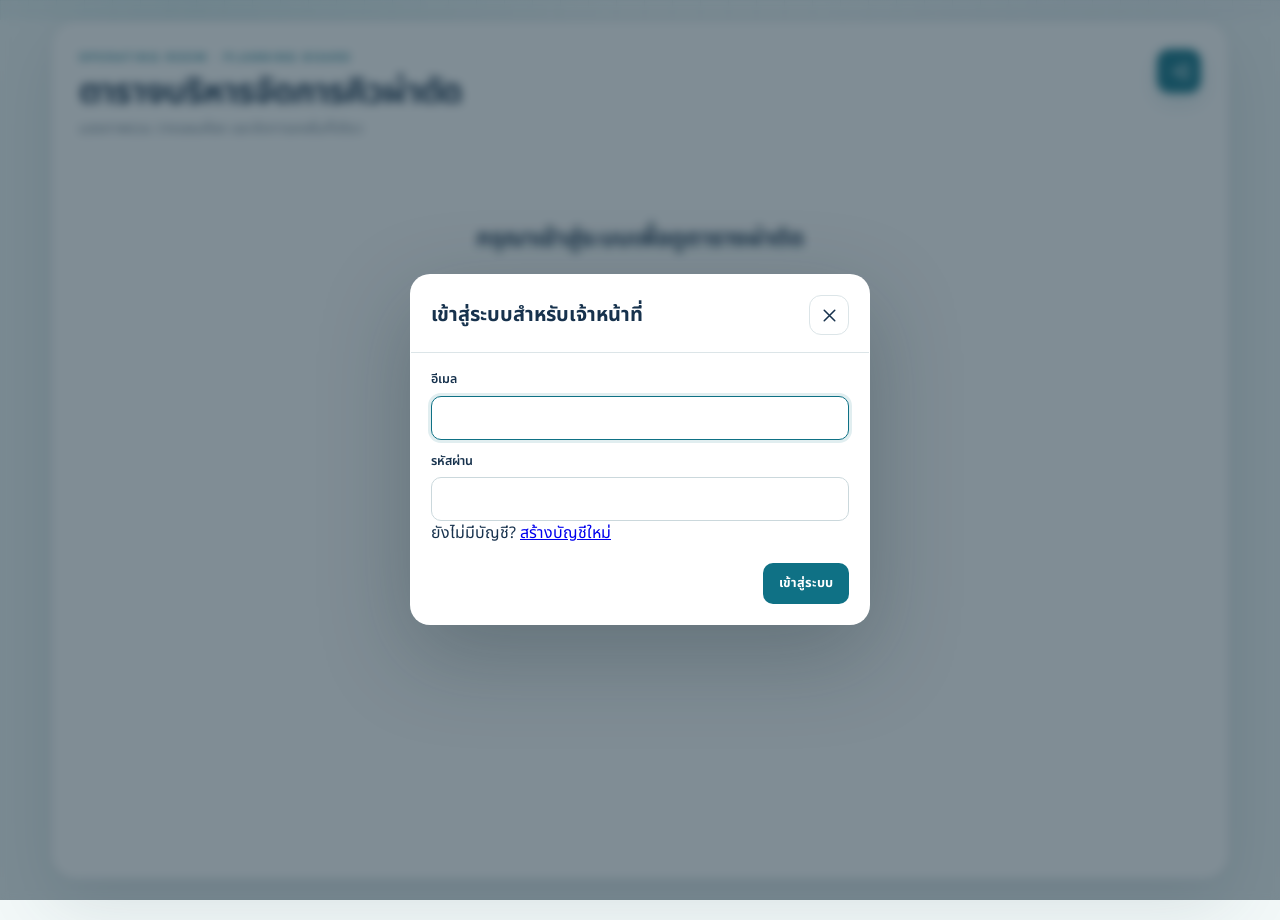
<file: index.html>
<!doctype html>
<html lang="th">
  <head>
    <meta charset="UTF-8" />
    <meta name="viewport" content="width=device-width, initial-scale=1.0" />
    <meta
      name="description"
      content="ตารางบริหารจัดการคิวผ่าตัดสำหรับทีม OPD และห้องผ่าตัด"
    />
    <meta name="theme-color" content="#0f7185" />
    <title>OR Planning Board</title>
    <!-- Keep this cache-busting timestamp aligned with register.html after every deployed code change. -->
    <link rel="stylesheet" href="./styles.css?v=202610181300" />
    <script src="./config.js?v=202610181300" defer></script>
    <script src="./app.js?v=202610181300" defer></script>
  </head>
  <body>
    <div class="page-grid" aria-hidden="true"></div>

    <main class="app-shell">
      <header class="app-header">
        <div class="title-wrap">
          <p class="eyebrow">OPERATING ROOM · PLANNING BOARD</p>
          <h1>ตารางบริหารจัดการคิวผ่าตัด</h1>
          <p class="subtitle">มองภาพรวม วางแผนห้อง และจัดการเคสในที่เดียว</p>
        </div>

        <div class="header-actions">
          <button
            id="sync-status"
            hidden
            class="sync-chip"
            type="button"
            aria-label="สถานะการจัดเก็บข้อมูล"
          >
            <span class="sync-dot" aria-hidden="true"></span>
            <span id="sync-status-label">กำลังเตรียมข้อมูล</span>
          </button>
          <button
            id="add-case-button"
            class="icon-button primary"
            type="button"
            aria-label="เพิ่มเคสผ่าตัด"
            title="เพิ่มเคสผ่าตัด"
          >
            <svg viewBox="0 0 24 24" aria-hidden="true">
              <path d="M12 5v14M5 12h14" />
            </svg>
          </button>
          <button
            id="print-button"
            hidden
            class="icon-button"
            type="button"
            aria-label="พิมพ์ตาราง"
            title="พิมพ์ตาราง"
          >
            <svg viewBox="0 0 24 24" aria-hidden="true">
              <path d="M6 9V3h12v6M6 18H4a2 2 0 0 1-2-2v-5a2 2 0 0 1 2-2h16a2 2 0 0 1 2 2v5a2 2 0 0 1-2 2h-2" />
              <path d="M6 14h12v7H6z" />
            </svg>
          </button>
        </div>
      </header>

      <section id="login-notice" class="login-notice" aria-labelledby="login-notice-title">
        <h2 id="login-notice-title">กรุณาเข้าสู่ระบบเพื่อดูตารางผ่าตัด</h2>
        <p>ตารางนัดหมายและรายละเอียดเคสจะแสดงหลังเข้าสู่ระบบสำเร็จ</p>
        <button id="board-login-button" class="button primary" type="button">เข้าสู่ระบบ</button>
      </section>

      <div id="board-content" hidden>
      <section class="planner-toolbar" aria-label="ตัวควบคุมตาราง">
        <nav class="view-switcher" aria-label="เลือกรูปแบบการแสดงตาราง">
          <button class="view-tab active" type="button" data-view="daily" aria-label="รายวัน" aria-pressed="true">
            <svg viewBox="0 0 24 24" aria-hidden="true">
              <path d="M4 5h16v15H4zM8 3v4M16 3v4M4 10h16" />
              <path d="M8 14h2M14 14h2" />
            </svg>
            <span>รายวัน</span>
          </button>
          <button class="view-tab" type="button" data-view="monthly" aria-label="รายเดือน" aria-pressed="false">
            <svg viewBox="0 0 24 24" aria-hidden="true">
              <path d="M4 5h16v15H4zM8 3v4M16 3v4M4 10h16" />
              <path d="M8 14h.01M12 14h.01M16 14h.01M8 17h.01M12 17h.01M16 17h.01" />
            </svg>
            <span>รายเดือน</span>
          </button>
          <button class="view-tab" type="button" data-view="dashboard" aria-label="ภาพรวม" aria-pressed="false">
            <svg viewBox="0 0 24 24" aria-hidden="true">
              <path d="M4 4h6v7H4zM14 4h6v4h-6zM14 12h6v8h-6zM4 15h6v5H4z" />
            </svg>
            <span>ภาพรวม</span>
          </button>
        </nav>

        <div class="date-navigator" aria-label="เลือกช่วงเวลาที่แสดง">
          <button id="previous-period" class="small-button" type="button" aria-label="ช่วงเวลาก่อนหน้า">
            <svg viewBox="0 0 24 24" aria-hidden="true"><path d="m15 18-6-6 6-6" /></svg>
          </button>
          <button id="today-button" class="today-button" type="button">วันนี้</button>
          <button id="next-period" class="small-button" type="button" aria-label="ช่วงเวลาถัดไป">
            <svg viewBox="0 0 24 24" aria-hidden="true"><path d="m9 18 6-6-6-6" /></svg>
          </button>
          <p id="date-display" class="date-display" aria-live="polite"></p>
        </div>
      </section>

      <section class="guide-bar" aria-label="คำแนะนำและสถานะ">
        <p>
          <svg viewBox="0 0 24 24" aria-hidden="true">
            <path d="m4 4 7.4 16 2.1-6.5L20 11.4z" />
            <path d="m14 14 5 5" />
          </svg>
          เลือกช่องเวลาเพื่อเพิ่มเคส หรือเลือกการ์ดเคสเพื่อดูรายละเอียด
        </p>
        <div class="legend" aria-label="คำอธิบายสถานะ">
          <span><i class="status-swatch confirmed"></i>OR รับเคสแล้ว</span>
          <span><i class="status-swatch waitlist"></i>รอจัดห้อง</span>
          <span><i class="status-swatch coordination"></i>รอประสานงาน</span>
        </div>
      </section>

      <section id="daily-view" class="view-panel" aria-label="ตารางคิวผ่าตัดรายวัน">
        <div class="timetable-scroll">
          <div id="calendar-grid" class="schedule-grid"></div>
        </div>
      </section>

      <section id="monthly-view" class="view-panel" aria-label="ปฏิทินคิวผ่าตัดรายเดือน" hidden>
        <div class="month-header">
          <div>
            <p class="section-kicker">MONTHLY CAPACITY</p>
            <h2 id="monthly-heading"></h2>
          </div>
          <p id="month-summary" class="month-summary"></p>
        </div>
        <div id="month-grid" class="month-grid"></div>
      </section>

      <section id="dashboard-view" class="view-panel dashboard-panel" aria-label="ภาพรวมคิวผ่าตัด" hidden>
        <div class="dashboard-heading-row">
          <div>
            <p class="section-kicker">MONTHLY SNAPSHOT</p>
            <h2 id="dashboard-heading"></h2>
          </div>
          <p>ภาพรวมภาระงานและสถานะของทุกห้องผ่าตัด</p>
        </div>

        <div class="metric-grid">
          <article class="metric-card total">
            <span class="metric-icon" aria-hidden="true">
              <svg viewBox="0 0 24 24"><path d="M4 5h16v15H4zM8 3v4M16 3v4M4 10h16" /></svg>
            </span>
            <div><p>เคสทั้งหมด</p><strong id="metric-total">0</strong><small>เคสในเดือนนี้</small></div>
          </article>
          <article class="metric-card confirmed">
            <span class="metric-icon" aria-hidden="true">
              <svg viewBox="0 0 24 24"><path d="m5 12 4 4L19 6" /></svg>
            </span>
            <div><p>รับเคสแล้ว</p><strong id="metric-confirmed">0</strong><small>พร้อมเข้าตาราง OR</small></div>
          </article>
          <article class="metric-card waitlist">
            <span class="metric-icon" aria-hidden="true">
              <svg viewBox="0 0 24 24"><circle cx="12" cy="12" r="9" /><path d="M12 7v5l3 2" /></svg>
            </span>
            <div><p>รอจัดห้อง</p><strong id="metric-waitlist">0</strong><small>ต้องจัดสรรเวลา</small></div>
          </article>
          <article class="metric-card coordination">
            <span class="metric-icon" aria-hidden="true">
              <svg viewBox="0 0 24 24"><path d="M8 11a4 4 0 1 1 8 0v3a4 4 0 0 1-8 0z" /><path d="M5 20c1.5-3 4-4 7-4s5.5 1 7 4" /></svg>
            </span>
            <div><p>รอประสานงาน</p><strong id="metric-coordination">0</strong><small>ติดตามข้อมูลเพิ่มเติม</small></div>
          </article>
        </div>

        <div class="dashboard-grid">
          <article class="dashboard-card">
            <div class="card-heading">
              <div><p class="section-kicker">STATUS MIX</p><h3>สัดส่วนสถานะ</h3></div>
            </div>
            <div id="status-breakdown" class="status-breakdown"></div>
          </article>

          <article class="dashboard-card">
            <div class="card-heading">
              <div><p class="section-kicker">BUSIEST DAYS</p><h3>วันที่มีเคสมากที่สุด</h3></div>
            </div>
            <div id="busy-days-list" class="busy-days-list"></div>
          </article>

          <article class="dashboard-card usage-card">
            <div class="card-heading">
              <div><p class="section-kicker">ROOM LOAD</p><h3>ชั่วโมงใช้งานห้องผ่าตัด</h3></div>
            </div>
            <div id="room-usage" class="room-usage"></div>
          </article>
        </div>
      </section>
      </div>
    </main>

    <div id="case-modal" class="modal" hidden>
      <button class="modal-backdrop" type="button" data-close-modal aria-label="ปิดหน้าต่าง"></button>
      <section class="modal-card case-modal-card" role="dialog" aria-modal="true" aria-labelledby="case-form-title">
        <header class="modal-header">
          <div>
            <p class="section-kicker">SURGERY CASE</p>
            <h2 id="case-form-title">เพิ่มเคสผ่าตัด</h2>
          </div>
          <button id="close-modal" class="icon-button compact" type="button" aria-label="ปิดหน้าต่าง">
            <svg viewBox="0 0 24 24" aria-hidden="true"><path d="M6 6l12 12M18 6 6 18" /></svg>
          </button>
        </header>

        <form id="case-form" novalidate>
          <div class="form-grid">
            <label class="field">
              <span>วันผ่าตัด</span>
              <input id="surgery-date" name="surgery_date" type="date" required />
            </label>
            <label class="field">
              <span>ห้องผ่าตัด</span>
              <select id="operating-room" name="operating_room" required>
                <option value="OR 1">OR 1</option>
                <option value="OR 2">OR 2</option>
              </select>
            </label>
            <label class="field">
              <span>เวลาเริ่ม</span>
              <select id="start-time" name="start_time" required></select>
            </label>
            <label class="field">
              <span>ระยะเวลาโดยประมาณ</span>
              <select id="duration" name="duration" required>
                <option value="30">30 นาที</option>
                <option value="60" selected>60 นาที</option>
                <option value="90">90 นาที</option>
                <option value="120">2 ชั่วโมง</option>
                <option value="180">3 ชั่วโมง</option>
                <option value="240">4 ชั่วโมง</option>
              </select>
            </label>
            <label class="field full">
              <span>รายชื่อผู้ป่วย (ชื่อ–นามสกุล)</span>
              <input
                id="patient-name"
                name="patient_name"
                type="text"
                placeholder="กรอกชื่อและนามสกุลผู้ป่วย"
                autocomplete="off"
                required
              />
            </label>
            <label class="field">
              <span>HN</span>
              <input id="hn" name="hn" type="text" placeholder="ตัวอย่าง: HN-000123" autocomplete="off" />
            </label>
            <label class="field">
              <span>แพทย์ผู้ทำหัตถการ</span>
              <input id="doctor" name="doctor" type="text" placeholder="ชื่อแพทย์" autocomplete="off" required />
            </label>
            <label class="field full">
              <span>หัตถการ</span>
              <textarea
                id="procedure"
                name="procedure"
                rows="3"
                placeholder="ระบุชื่อหัตถการหรือรายละเอียดสำคัญ"
                required
              ></textarea>
            </label>
            <label class="field">
              <span>ประเภทการระงับความรู้สึก</span>
              <select id="anesthesia" name="anesthesia" required>
                <option value="general">ดมยาสลบ</option>
                <option value="local">ฉีดยาชา</option>
                <option value="regional">ระงับความรู้สึกเฉพาะส่วน</option>
              </select>
            </label>
            <label class="field">
              <span>สถานะ</span>
              <select id="status" name="status" required>
                <option value="confirmed">OR รับเคสแล้ว</option>
                <option value="waitlist">รอจัดห้อง</option>
                <option value="coordination">รอประสานงาน</option>
              </select>
            </label>
            <label class="field">
              <span>Implant</span>
              <input id="implant" name="implant" type="text" placeholder="กรอก Implant" autocomplete="off" required />
            </label>
            <label class="field">
              <span>สถานะ Confirm</span>
              <select id="status-confirm" name="statusConfirm" required>
                <option value="confirmed">✅ Confirm</option>
                <option value="no-answer">📞 ไม่รับสาย</option>
                <option value="cancelled">❌ ยกเลิก</option>
              </select>
            </label>
          </div>

          <p id="form-error" class="form-error" role="alert" hidden></p>

          <footer class="modal-actions">
            <button id="delete-case-button" class="button danger ghost" type="button" hidden>ลบเคส</button>
            <span class="action-spacer"></span>
            <button id="cancel-button" class="button secondary" type="button">ยกเลิก</button>
            <button id="save-case-button" class="button primary" type="submit">
              <span class="button-label">บันทึกลงตาราง</span>
              <span class="button-loader" aria-hidden="true"></span>
            </button>
          </footer>
        </form>
      </section>
    </div>

    <div id="delete-modal" class="modal" hidden>
      <button class="modal-backdrop" type="button" data-close-delete aria-label="ปิดหน้าต่าง"></button>
      <section class="modal-card confirm-card" role="alertdialog" aria-modal="true" aria-labelledby="delete-title">
        <div class="danger-mark" aria-hidden="true">
          <svg viewBox="0 0 24 24"><path d="M12 8v5M12 17h.01" /><path d="M10.3 3.8 2.6 17.2A2 2 0 0 0 4.3 20h15.4a2 2 0 0 0 1.7-2.8L13.7 3.8a2 2 0 0 0-3.4 0z" /></svg>
        </div>
        <h2 id="delete-title">ลบเคสนี้ใช่ไหม</h2>
        <p>ข้อมูลเคสจะถูกนำออกจากตาราง และไม่สามารถย้อนกลับได้</p>
        <div class="confirm-actions">
          <button id="keep-case-button" class="button secondary" type="button">เก็บเคสไว้</button>
          <button id="confirm-delete-button" class="button danger" type="button">ลบเคส</button>
        </div>
      </section>
    </div>

    <div id="auth-modal" class="modal" hidden>
      <button class="modal-backdrop" type="button" data-close-auth aria-label="ปิดหน้าต่าง"></button>
      <section class="modal-card auth-card" role="dialog" aria-modal="true" aria-labelledby="auth-title">
        <header class="modal-header">
          <div>
            <h2 id="auth-title">เข้าสู่ระบบสำหรับเจ้าหน้าที่</h2>
          </div>
          <button id="close-auth" class="icon-button compact" type="button" aria-label="ปิดหน้าต่าง">
            <svg viewBox="0 0 24 24" aria-hidden="true"><path d="M6 6l12 12M18 6 6 18" /></svg>
          </button>
        </header>
        <form id="auth-form">
          <label class="field">
            <span>อีเมล</span>
            <input id="auth-identity" name="identity" type="text" autocomplete="username" required />
          </label>
          <label class="field">
            <span>รหัสผ่าน</span>
            <input id="auth-password" name="password" type="password" autocomplete="current-password" required />
          </label>
          <p id="auth-error" class="form-error" role="alert" hidden></p>
          <p class="auth-register-link">
            ยังไม่มีบัญชี?
            <a href="./register.html">สร้างบัญชีใหม่</a>
          </p>
          <div class="confirm-actions auth-actions">
            <button id="logout-button" class="button danger ghost" type="button" hidden>ออกจากระบบ</button>
            <button id="login-button" class="button primary" type="submit">เข้าสู่ระบบ</button>
          </div>
        </form>
      </section>
    </div>

    <div id="toast" class="toast" role="status" aria-live="polite" aria-atomic="true"></div>

    <template id="empty-state-template">
      <div class="empty-state">
        <span class="empty-icon" aria-hidden="true">
          <svg viewBox="0 0 24 24"><path d="M4 5h16v15H4zM8 3v4M16 3v4M4 10h16" /><path d="M9 15h6" /></svg>
        </span>
        <p></p>
      </div>
    </template>
  </body>
</html>
</file>
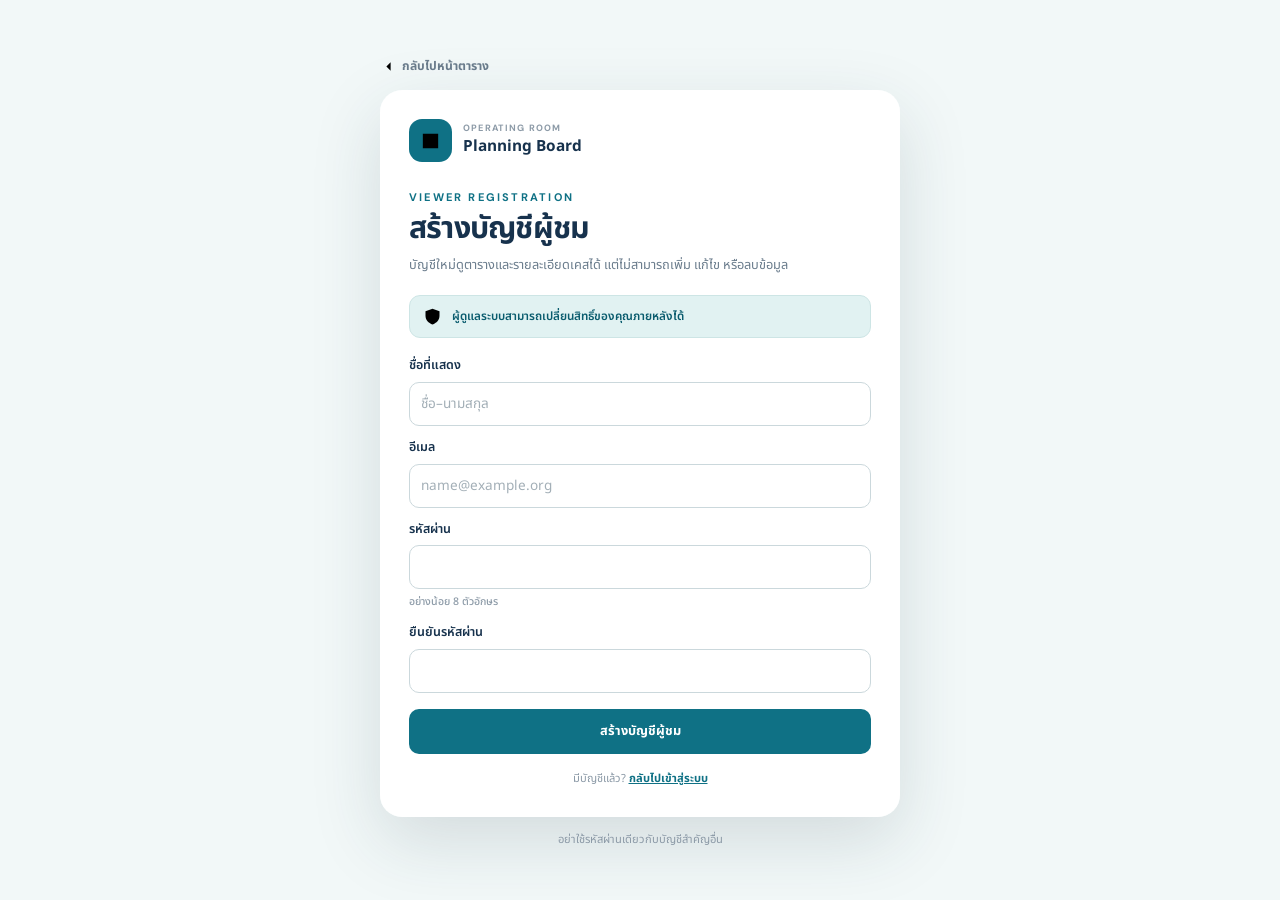
<file: register.html>
<!doctype html>
<html lang="th">
  <head>
    <meta charset="UTF-8" />
    <meta name="viewport" content="width=device-width, initial-scale=1.0" />
    <meta
      name="description"
      content="สร้างบัญชีใหม่สำหรับ OR Planning Board"
    />
    <meta name="theme-color" content="#0f7185" />
    <title>สร้างบัญชีใหม่ · OR Planning Board</title>
    <!-- Keep this cache-busting timestamp aligned with index.html after every deployed code change. -->
    <link rel="stylesheet" href="./styles.css?v=202610181300" />
    <link rel="stylesheet" href="./register.css?v=202610181300" />
    <script src="./config.js?v=202610181300" defer></script>
    <script src="./register.js?v=202610181300" defer></script>
  </head>
  <body class="registration-page">
    <div class="page-grid" aria-hidden="true"></div>

    <main class="registration-shell">
      <a class="registration-back" href="./index.html" aria-label="กลับไปหน้าตารางผ่าตัด">
        <svg viewBox="0 0 24 24" aria-hidden="true"><path d="m15 18-6-6 6-6" /></svg>
        กลับไปหน้าตาราง
      </a>

      <section class="registration-card" aria-labelledby="registration-title">
        <div class="registration-brand" aria-hidden="true">
          <span class="registration-mark">
            <svg viewBox="0 0 24 24"><path d="M4 5h16v15H4zM8 3v4M16 3v4M4 10h16" /><path d="M8 15h3M14 15h2" /></svg>
          </span>
          <div>
            <p>OPERATING ROOM</p>
            <strong>Planning Board</strong>
          </div>
        </div>

        <div id="registration-form-panel">
          <header class="registration-heading">
            <p class="section-kicker">VIEWER REGISTRATION</p>
            <h1 id="registration-title">สร้างบัญชีผู้ชม</h1>
            <p>บัญชีใหม่ดูตารางและรายละเอียดเคสได้ แต่ไม่สามารถเพิ่ม แก้ไข หรือลบข้อมูล</p>
          </header>

          <div class="viewer-notice">
            <svg viewBox="0 0 24 24" aria-hidden="true"><path d="M12 3 4 6v5c0 5 3.4 8.3 8 10 4.6-1.7 8-5 8-10V6z" /><path d="m8.5 12 2.2 2.2 4.8-5" /></svg>
            <span>ผู้ดูแลระบบสามารถเปลี่ยนสิทธิ์ของคุณภายหลังได้</span>
          </div>

          <form id="registration-form" novalidate>
            <label class="field">
              <span>ชื่อที่แสดง</span>
              <input
                id="registration-name"
                name="name"
                type="text"
                maxlength="120"
                autocomplete="name"
                placeholder="ชื่อ–นามสกุล"
                required
              />
            </label>
            <label class="field">
              <span>อีเมล</span>
              <input
                id="registration-email"
                name="email"
                type="email"
                maxlength="255"
                autocomplete="email"
                inputmode="email"
                placeholder="name@example.org"
                required
              />
            </label>
            <label class="field">
              <span>รหัสผ่าน</span>
              <input
                id="registration-password"
                name="password"
                type="password"
                minlength="8"
                maxlength="72"
                autocomplete="new-password"
                aria-describedby="password-help"
                required
              />
              <small id="password-help">อย่างน้อย 8 ตัวอักษร</small>
            </label>
            <label class="field">
              <span>ยืนยันรหัสผ่าน</span>
              <input
                id="registration-password-confirm"
                name="passwordConfirm"
                type="password"
                minlength="8"
                maxlength="72"
                autocomplete="new-password"
                required
              />
            </label>

            <label class="registration-honeypot" aria-hidden="true" inert>
              <span>Website</span>
              <input name="website" type="text" tabindex="-1" autocomplete="off" aria-hidden="true" />
            </label>

            <p id="registration-error" class="form-error" role="alert" hidden></p>
            <button id="registration-submit" class="button primary registration-submit" type="submit">
              <span class="button-label">สร้างบัญชีผู้ชม</span>
              <span class="button-loader" aria-hidden="true"></span>
            </button>
          </form>

          <p class="registration-login">มีบัญชีแล้ว? <a href="./index.html">กลับไปเข้าสู่ระบบ</a></p>
        </div>

        <div id="registration-success" class="registration-success" role="status" hidden>
          <span class="success-mark" aria-hidden="true">
            <svg viewBox="0 0 24 24"><path d="m5 12 4 4L19 6" /></svg>
          </span>
          <p class="section-kicker">REGISTRATION COMPLETE</p>
          <h1>สร้างบัญชีแล้ว</h1>
          <p><strong id="registered-name"></strong> สามารถเข้าสู่ระบบในฐานะผู้ชมได้ทันที</p>
          <a class="button primary success-action" href="./index.html">ไปที่หน้าเข้าสู่ระบบ</a>
        </div>
      </section>

      <p class="registration-footnote">อย่าใช้รหัสผ่านเดียวกับบัญชีสำคัญอื่น</p>
    </main>
  </body>
</html>
</file>
<file: styles.css>
@import url("https://fonts.googleapis.com/css2?family=DM+Sans:wght@400;500;600;700&family=Noto+Sans+Thai:wght@400;500;600;700&display=swap");

:root {
  color-scheme: light;
  --ink: #17324d;
  --muted: #6b7d8d;
  --subtle: #8c9aa7;
  --line: #dce5e8;
  --line-strong: #cbd8dc;
  --canvas: #f2f8f8;
  --surface: #ffffff;
  --surface-soft: #f7fafb;
  --teal: #0f7185;
  --teal-dark: #0a5c6e;
  --teal-soft: #e1f2f2;
  --confirmed: #36a68d;
  --confirmed-soft: #dff4ee;
  --waitlist: #d7a927;
  --waitlist-soft: #fff3cc;
  --coordination: #6d83b3;
  --coordination-soft: #e4ebf8;
  --danger: #c44b53;
  --danger-soft: #fdebed;
  --shadow: 0 24px 70px rgba(35, 73, 86, 0.13), 0 2px 8px rgba(35, 73, 86, 0.06);
  --slot-height: 128px;
}

* {
  box-sizing: border-box;
}

html {
  min-width: 320px;
  background: var(--canvas);
}

body {
  margin: 0;
  min-width: 320px;
  min-height: 100vh;
  color: var(--ink);
  font-family: "Noto Sans Thai", "DM Sans", system-ui, -apple-system, BlinkMacSystemFont, "Segoe UI", sans-serif;
  line-height: 1.5;
  background: var(--canvas);
}

button,
input,
select,
textarea {
  font: inherit;
}

button {
  color: inherit;
}

button:focus-visible,
input:focus-visible,
select:focus-visible,
textarea:focus-visible {
  outline: 3px solid rgba(15, 113, 133, 0.22);
  outline-offset: 2px;
}

[hidden] {
  display: none !important;
}

.page-grid {
  position: fixed;
  inset: 0;
  z-index: -1;
  background-image:
    linear-gradient(rgba(20, 95, 110, 0.045) 1px, transparent 1px),
    linear-gradient(90deg, rgba(20, 95, 110, 0.045) 1px, transparent 1px),
    radial-gradient(circle at 15% 0%, rgba(62, 165, 174, 0.11), transparent 30%),
    radial-gradient(circle at 90% 20%, rgba(109, 131, 179, 0.08), transparent 28%);
  background-size: 28px 28px, 28px 28px, auto, auto;
}

.app-shell {
  width: min(1180px, calc(100% - 40px));
  min-height: calc(100vh - 40px);
  margin: 20px auto;
  overflow: hidden;
  border: 1px solid rgba(188, 207, 211, 0.75);
  border-radius: 26px;
  background: rgba(255, 255, 255, 0.94);
  box-shadow: var(--shadow);
  backdrop-filter: blur(18px);
}

.app-header {
  display: flex;
  align-items: flex-start;
  justify-content: space-between;
  gap: 24px;
  padding: 28px 28px 18px;
}

.login-notice {
  padding: 64px 24px;
  text-align: center;
}

.login-notice h2 {
  font-size: clamp(1.15rem, 3vw, 1.5rem);
}

.login-notice p {
  margin-bottom: 24px;
  color: var(--muted);
}

.title-wrap {
  min-width: 0;
}

.eyebrow,
.section-kicker {
  margin: 0 0 5px;
  color: var(--teal);
  font-family: "DM Sans", sans-serif;
  font-size: 0.69rem;
  font-weight: 700;
  letter-spacing: 0.2em;
}

h1,
h2,
h3,
p {
  margin-top: 0;
}

h1 {
  margin-bottom: 4px;
  font-size: clamp(1.55rem, 3vw, 2.15rem);
  line-height: 1.25;
  letter-spacing: -0.025em;
}

.subtitle {
  margin-bottom: 0;
  color: var(--muted);
  font-size: 0.9rem;
}

.header-actions {
  display: flex;
  align-items: center;
  gap: 9px;
}

.icon-button,
.small-button,
.view-tab,
.today-button,
.sync-chip {
  border: 1px solid var(--line);
  background: var(--surface);
  cursor: pointer;
  transition: border-color 160ms ease, background 160ms ease, color 160ms ease, transform 160ms ease, box-shadow 160ms ease;
}

.icon-button:hover,
.small-button:hover,
.today-button:hover,
.sync-chip:hover {
  border-color: #b7cacf;
  background: var(--surface-soft);
}

.icon-button:active,
.small-button:active,
.today-button:active,
.view-tab:active,
.button:active {
  transform: translateY(1px);
}

.icon-button:disabled,
.slot-cell:disabled {
  cursor: not-allowed;
  opacity: 0.45;
}

.icon-button {
  display: inline-grid;
  width: 44px;
  height: 44px;
  flex: 0 0 auto;
  place-items: center;
  padding: 0;
  border-radius: 12px;
}

.icon-button.primary {
  border-color: var(--teal);
  color: #fff;
  background: var(--teal);
  box-shadow: 0 8px 20px rgba(15, 113, 133, 0.18);
}

.icon-button.primary:hover {
  border-color: var(--teal-dark);
  background: var(--teal-dark);
}

.icon-button.compact {
  width: 40px;
  height: 40px;
}

.icon-button svg,
.small-button svg,
.view-tab svg,
.guide-bar svg,
.metric-icon svg,
.empty-icon svg,
.danger-mark svg {
  width: 21px;
  height: 21px;
  fill: none;
  stroke: currentColor;
  stroke-width: 1.8;
  stroke-linecap: round;
  stroke-linejoin: round;
}

.sync-chip {
  display: inline-flex;
  align-items: center;
  gap: 8px;
  min-height: 38px;
  padding: 7px 12px;
  border-radius: 999px;
  color: var(--muted);
  font-size: 0.76rem;
  white-space: nowrap;
}

.sync-chip:disabled {
  cursor: default;
}

.sync-dot {
  width: 8px;
  height: 8px;
  flex: 0 0 auto;
  border-radius: 50%;
  background: var(--confirmed);
  box-shadow: 0 0 0 4px var(--confirmed-soft);
}

.sync-chip.loading .sync-dot {
  background: var(--waitlist);
  box-shadow: 0 0 0 4px var(--waitlist-soft);
  animation: pulse 1.2s infinite;
}

.sync-chip.error .sync-dot {
  background: var(--danger);
  box-shadow: 0 0 0 4px var(--danger-soft);
}

@keyframes pulse {
  50% { opacity: 0.45; }
}

.planner-toolbar {
  display: flex;
  align-items: center;
  justify-content: space-between;
  gap: 18px;
  padding: 0 28px 18px;
}

.view-switcher {
  display: flex;
  gap: 4px;
  padding: 4px;
  border: 1px solid var(--line);
  border-radius: 14px;
  background: #edf3f4;
}

.view-tab {
  display: inline-flex;
  align-items: center;
  gap: 7px;
  min-height: 40px;
  padding: 8px 13px;
  border-color: transparent;
  border-radius: 10px;
  color: var(--muted);
  background: transparent;
  font-size: 0.82rem;
  font-weight: 600;
}

.view-tab svg {
  width: 18px;
  height: 18px;
}

.view-tab:hover {
  color: var(--ink);
}

.view-tab.active {
  color: var(--teal);
  background: #fff;
  box-shadow: 0 2px 8px rgba(32, 70, 82, 0.1);
}

.date-navigator {
  display: flex;
  align-items: center;
  gap: 7px;
}

.small-button,
.today-button {
  height: 38px;
  border-radius: 10px;
}

.small-button {
  display: inline-grid;
  width: 38px;
  place-items: center;
  padding: 0;
}

.small-button svg {
  width: 18px;
  height: 18px;
}

.today-button {
  padding: 0 13px;
  color: var(--teal);
  background: var(--teal-soft);
  font-size: 0.8rem;
  font-weight: 700;
}

.date-display {
  min-width: 270px;
  margin: 0 0 0 14px;
  color: var(--ink);
  font-size: 0.95rem;
  font-weight: 700;
  text-align: right;
}

.guide-bar {
  display: flex;
  align-items: center;
  justify-content: space-between;
  gap: 18px;
  min-height: 48px;
  padding: 10px 28px;
  border-top: 1px solid #e8eef0;
  border-bottom: 1px solid var(--line);
  color: var(--muted);
  background: #f6fafb;
  font-size: 0.75rem;
}

.guide-bar p {
  display: flex;
  align-items: center;
  gap: 8px;
  margin: 0;
}

.guide-bar svg {
  width: 17px;
  height: 17px;
  color: var(--ink);
}

.legend {
  display: flex;
  align-items: center;
  gap: 16px;
  white-space: nowrap;
}

.legend span {
  display: inline-flex;
  align-items: center;
  gap: 6px;
}

.status-swatch {
  width: 10px;
  height: 10px;
  border-radius: 3px;
}

.status-swatch.confirmed { background: var(--confirmed-soft); border: 1px solid #bfe6da; }
.status-swatch.waitlist { background: var(--waitlist-soft); border: 1px solid #f0d98e; }
.status-swatch.coordination { background: var(--coordination-soft); border: 1px solid #ccd7ec; }

.view-panel {
  min-height: 520px;
}

.timetable-scroll {
  overflow: auto;
  max-height: calc(100vh - 270px);
  min-height: 520px;
}

.schedule-grid {
  position: relative;
  display: grid;
  grid-template-columns: 78px minmax(310px, 1fr) minmax(310px, 1fr);
  grid-template-rows: 50px repeat(var(--slot-count, 26), var(--slot-height));
  min-width: 700px;
}

.grid-header,
.time-cell,
.slot-cell {
  border-right: 1px solid var(--line-strong);
  border-bottom: 1px solid var(--line);
}

.grid-header {
  position: sticky;
  top: 0;
  z-index: 8;
  display: grid;
  place-items: center;
  color: var(--ink);
  background: rgba(244, 249, 249, 0.98);
  font-family: "DM Sans", "Noto Sans Thai", sans-serif;
  font-size: 0.84rem;
  font-weight: 700;
  letter-spacing: 0.08em;
  backdrop-filter: blur(8px);
}

.grid-header:last-of-type,
.slot-cell.room-two {
  border-right: 0;
}

.time-header {
  left: 0;
  z-index: 10;
  box-shadow: 3px 0 8px rgba(31, 64, 73, 0.08);
}

.time-cell {
  position: sticky;
  left: 0;
  z-index: 7;
  display: flex;
  align-items: flex-start;
  justify-content: flex-end;
  padding: 7px 10px 0 4px;
  color: var(--muted);
  background: #fbfcfd;
  font-family: "DM Sans", sans-serif;
  font-size: 0.72rem;
  font-variant-numeric: tabular-nums;
  box-shadow: 3px 0 8px rgba(31, 64, 73, 0.06);
}

.time-cell.full-hour {
  color: var(--ink);
  font-weight: 700;
}

.slot-cell {
  width: 100%;
  min-width: 0;
  padding: 0;
  border-top: 0;
  border-left: 0;
  color: transparent;
  background: rgba(255, 255, 255, 0.5);
  cursor: cell;
}

.slot-cell:hover {
  background: rgba(15, 113, 133, 0.045);
  box-shadow: inset 0 0 0 1px rgba(15, 113, 133, 0.16);
}

.slot-cell:disabled:hover {
  background: rgba(255, 255, 255, 0.5);
  box-shadow: none;
}

.case-card {
  position: relative;
  z-index: 4;
  display: flex;
  min-height: 0;
  flex-direction: column;
  align-items: flex-start;
  gap: 1px;
  margin: 3px 5px;
  overflow: hidden;
  padding: 7px 10px 6px 13px;
  border: 1px solid transparent;
  border-radius: 9px;
  color: var(--ink);
  text-align: left;
  cursor: pointer;
  box-shadow: 0 2px 8px rgba(39, 73, 80, 0.07);
  transition: filter 140ms ease, transform 140ms ease, box-shadow 140ms ease;
}

.case-card::before {
  position: absolute;
  inset: 0 auto 0 0;
  width: 4px;
  background: currentColor;
  content: "";
}

.case-card:hover {
  z-index: 6;
  filter: saturate(1.08);
  transform: translateY(-1px);
  box-shadow: 0 8px 20px rgba(39, 73, 80, 0.13);
}

.case-card.confirmed {
  border-color: #bee5da;
  color: #21806d;
  background: var(--confirmed-soft);
}

.case-card.waitlist {
  border-color: #efd98e;
  color: #a27a0b;
  background: var(--waitlist-soft);
}

.case-card.coordination {
  border-color: #cbd6eb;
  color: #566e9f;
  background: var(--coordination-soft);
}

.case-card > * {
  max-width: 100%;
  color: var(--ink);
  white-space: normal;
  overflow-wrap: break-word;
  word-break: break-word;
}

.case-time {
  font-family: "DM Sans", "Noto Sans Thai", sans-serif;
  font-size: 0.68rem;
  font-weight: 700;
  letter-spacing: 0.02em;
}

.case-patient {
  font-size: 0.78rem;
  font-weight: 700;
}

.case-doctor,
.case-procedure,
.case-anesthesia,
.case-implant {
  color: var(--muted);
  font-size: 0.68rem;
}

.case-doctor {
  font-weight: 600;
}

.case-anesthesia {
  font-size: 0.66rem;
}

.daily-empty {
  position: absolute;
  top: 280px;
  left: 78px;
  right: 0;
  z-index: 2;
  color: var(--subtle);
  font-size: 0.78rem;
  text-align: center;
  pointer-events: none;
}

.month-header,
.dashboard-heading-row {
  display: flex;
  align-items: end;
  justify-content: space-between;
  gap: 18px;
  padding: 24px 28px 18px;
}

.month-header h2,
.dashboard-heading-row h2 {
  margin-bottom: 0;
  font-size: 1.35rem;
}

.month-summary,
.dashboard-heading-row > p {
  margin-bottom: 1px;
  color: var(--muted);
  font-size: 0.82rem;
}

.month-grid {
  display: grid;
  grid-template-columns: repeat(7, 1fr);
  padding: 0 28px 28px;
}

.weekday {
  padding: 9px 8px;
  border-bottom: 1px solid var(--line-strong);
  color: var(--muted);
  font-size: 0.72rem;
  font-weight: 700;
  text-align: center;
}

.month-day {
  position: relative;
  min-height: 104px;
  padding: 10px;
  border: 0;
  border-right: 1px solid var(--line);
  border-bottom: 1px solid var(--line);
  color: var(--ink);
  background: #fff;
  text-align: left;
  cursor: pointer;
  transition: background 150ms ease, box-shadow 150ms ease;
}

.month-day:nth-child(7n + 7) {
  border-right: 0;
}

.month-day:hover {
  z-index: 2;
  background: #f6fbfb;
  box-shadow: inset 0 0 0 1px rgba(15, 113, 133, 0.22);
}

.month-day.outside {
  color: #b4bec6;
  background: #fafcfc;
}

.month-day.selected {
  background: #eef8f8;
  box-shadow: inset 0 0 0 2px var(--teal);
}

.month-day.today .day-number {
  color: #fff;
  background: var(--teal);
}

.day-number {
  display: inline-grid;
  width: 28px;
  height: 28px;
  place-items: center;
  border-radius: 50%;
  font-family: "DM Sans", sans-serif;
  font-size: 0.78rem;
  font-weight: 700;
}

.day-case-count {
  position: absolute;
  top: 13px;
  right: 10px;
  color: var(--muted);
  font-size: 0.68rem;
  font-weight: 600;
}

.dashboard-panel {
  padding-bottom: 28px;
  background: #fafcfc;
}

.metric-grid {
  display: grid;
  grid-template-columns: repeat(4, 1fr);
  gap: 12px;
  padding: 0 28px 16px;
}

.metric-card {
  display: flex;
  align-items: center;
  gap: 13px;
  min-width: 0;
  padding: 18px;
  border: 1px solid var(--line);
  border-radius: 16px;
  background: #fff;
  box-shadow: 0 4px 14px rgba(43, 72, 82, 0.045);
}

.metric-icon {
  display: grid;
  width: 42px;
  height: 42px;
  flex: 0 0 auto;
  place-items: center;
  border-radius: 13px;
  color: var(--teal);
  background: var(--teal-soft);
}

.metric-card.confirmed .metric-icon { color: var(--confirmed); background: var(--confirmed-soft); }
.metric-card.waitlist .metric-icon { color: #ac810f; background: var(--waitlist-soft); }
.metric-card.coordination .metric-icon { color: var(--coordination); background: var(--coordination-soft); }

.metric-card p,
.metric-card small {
  display: block;
  margin: 0;
  color: var(--muted);
}

.metric-card p {
  font-size: 0.76rem;
  font-weight: 600;
}

.metric-card strong {
  display: block;
  margin: 1px 0 -1px;
  font-family: "DM Sans", sans-serif;
  font-size: 1.65rem;
  line-height: 1.1;
}

.metric-card small {
  overflow: hidden;
  font-size: 0.64rem;
  text-overflow: ellipsis;
  white-space: nowrap;
}

.dashboard-grid {
  display: grid;
  grid-template-columns: 1fr 1fr;
  gap: 14px;
  padding: 0 28px;
}

.dashboard-card {
  min-width: 0;
  padding: 20px;
  border: 1px solid var(--line);
  border-radius: 16px;
  background: #fff;
}

.dashboard-card.usage-card {
  grid-column: 1 / -1;
}

.card-heading {
  display: flex;
  align-items: center;
  justify-content: space-between;
  margin-bottom: 18px;
}

.card-heading h3 {
  margin-bottom: 0;
  font-size: 1rem;
}

.status-breakdown {
  display: flex;
  flex-direction: column;
  gap: 14px;
}

.breakdown-row {
  display: grid;
  grid-template-columns: minmax(110px, auto) 1fr 42px;
  align-items: center;
  gap: 10px;
  font-size: 0.75rem;
}

.breakdown-label {
  display: inline-flex;
  align-items: center;
  gap: 7px;
  white-space: nowrap;
}

.breakdown-label i {
  width: 9px;
  height: 9px;
  border-radius: 3px;
}

.breakdown-track,
.usage-track {
  height: 8px;
  overflow: hidden;
  border-radius: 999px;
  background: #edf2f3;
}

.breakdown-bar,
.usage-bar {
  width: 0;
  height: 100%;
  border-radius: inherit;
  transition: width 300ms ease;
}

.breakdown-number {
  color: var(--muted);
  font-family: "DM Sans", sans-serif;
  font-size: 0.7rem;
  text-align: right;
}

.busy-days-list {
  display: flex;
  min-height: 118px;
  flex-direction: column;
  gap: 8px;
}

.busy-day {
  display: grid;
  grid-template-columns: 34px 1fr auto;
  align-items: center;
  gap: 10px;
  padding: 7px 9px;
  border-radius: 10px;
  background: var(--surface-soft);
}

.busy-rank {
  display: grid;
  width: 26px;
  height: 26px;
  place-items: center;
  border-radius: 8px;
  color: var(--teal);
  background: var(--teal-soft);
  font-family: "DM Sans", sans-serif;
  font-size: 0.7rem;
  font-weight: 700;
}

.busy-date {
  margin: 0;
  font-size: 0.74rem;
  font-weight: 600;
}

.busy-count {
  color: var(--muted);
  font-size: 0.7rem;
}

.room-usage {
  display: grid;
  grid-template-columns: repeat(2, 1fr);
  gap: 20px;
}

.usage-item {
  display: grid;
  grid-template-columns: 50px 1fr auto;
  align-items: center;
  gap: 12px;
}

.usage-room {
  font-family: "DM Sans", sans-serif;
  font-size: 0.78rem;
  font-weight: 700;
}

.usage-value {
  color: var(--muted);
  font-family: "DM Sans", "Noto Sans Thai", sans-serif;
  font-size: 0.7rem;
  white-space: nowrap;
}

.empty-state {
  display: flex;
  min-height: 118px;
  flex-direction: column;
  align-items: center;
  justify-content: center;
  gap: 8px;
  color: var(--subtle);
  text-align: center;
}

.empty-state p {
  margin: 0;
  font-size: 0.75rem;
}

.empty-icon {
  display: grid;
  width: 38px;
  height: 38px;
  place-items: center;
  border-radius: 12px;
  color: var(--teal);
  background: var(--teal-soft);
}

.modal {
  position: fixed;
  inset: 0;
  z-index: 50;
  display: grid;
  overflow: auto;
  place-items: center;
  padding: 28px 16px;
}

.modal-backdrop {
  position: fixed;
  inset: 0;
  border: 0;
  background: rgba(29, 53, 67, 0.56);
  cursor: default;
  backdrop-filter: blur(5px);
  animation: fade-in 160ms ease both;
}

.modal-card {
  position: relative;
  z-index: 1;
  width: min(100%, 680px);
  overflow: hidden;
  border: 1px solid rgba(255, 255, 255, 0.7);
  border-radius: 20px;
  background: #fff;
  box-shadow: 0 30px 90px rgba(20, 42, 52, 0.28);
  animation: modal-in 180ms ease both;
}

@keyframes fade-in {
  from { opacity: 0; }
}

@keyframes modal-in {
  from { opacity: 0; transform: translateY(10px) scale(0.985); }
}

.modal-header {
  display: flex;
  align-items: center;
  justify-content: space-between;
  gap: 18px;
  padding: 20px 20px 17px;
  border-bottom: 1px solid var(--line);
}

.modal-header h2 {
  margin-bottom: 0;
  font-size: 1.25rem;
}

#case-form,
#auth-form {
  padding: 18px 20px 20px;
}

.form-grid {
  display: grid;
  grid-template-columns: 1fr 1fr;
  gap: 14px;
}

.field {
  display: flex;
  min-width: 0;
  flex-direction: column;
  gap: 6px;
  color: var(--ink);
  font-size: 0.78rem;
  font-weight: 600;
}

.field.full {
  grid-column: 1 / -1;
}

.field input,
.field select,
.field textarea {
  width: 100%;
  min-height: 44px;
  padding: 9px 11px;
  border: 1px solid var(--line-strong);
  border-radius: 10px;
  color: var(--ink);
  background: #fff;
  font-size: 0.85rem;
  font-weight: 400;
  transition: border-color 150ms ease, box-shadow 150ms ease;
}

.field textarea {
  min-height: 84px;
  resize: vertical;
}

.field input::placeholder,
.field textarea::placeholder {
  color: #a3afb7;
}

.field input:hover,
.field select:hover,
.field textarea:hover {
  border-color: #aebfc4;
}

.field input:focus,
.field select:focus,
.field textarea:focus {
  border-color: var(--teal);
  outline: 0;
  box-shadow: 0 0 0 3px rgba(15, 113, 133, 0.12);
}

.form-error {
  margin: 14px 0 0;
  padding: 9px 11px;
  border-radius: 9px;
  color: #9c3038;
  background: var(--danger-soft);
  font-size: 0.75rem;
  font-weight: 500;
}

.modal-actions {
  display: flex;
  align-items: center;
  gap: 9px;
  margin: 20px -20px -20px;
  padding: 14px 20px;
  border-top: 1px solid var(--line);
  background: #fbfcfc;
}

.action-spacer {
  flex: 1;
}

.button {
  min-height: 41px;
  padding: 9px 15px;
  border: 1px solid transparent;
  border-radius: 10px;
  font-size: 0.8rem;
  font-weight: 700;
  cursor: pointer;
  transition: background 150ms ease, border-color 150ms ease, transform 150ms ease, opacity 150ms ease;
}

.button.primary {
  color: #fff;
  background: var(--teal);
}

.button.primary:hover { background: var(--teal-dark); }

.button.secondary {
  border-color: var(--line);
  color: var(--muted);
  background: #fff;
}

.button.secondary:hover { border-color: #b8c9cd; background: var(--surface-soft); }

.button.danger {
  color: #fff;
  background: var(--danger);
}

.button.danger:hover { background: #ac3942; }

.button.danger.ghost {
  color: var(--danger);
  background: var(--danger-soft);
}

.button:disabled {
  cursor: wait;
  opacity: 0.65;
}

.button-loader {
  display: none;
  width: 14px;
  height: 14px;
  border: 2px solid rgba(255, 255, 255, 0.35);
  border-top-color: #fff;
  border-radius: 50%;
  animation: spin 700ms linear infinite;
}

.button.loading {
  display: inline-flex;
  align-items: center;
  gap: 8px;
}

.button.loading .button-loader { display: inline-block; }

@keyframes spin { to { transform: rotate(360deg); } }

.confirm-card {
  width: min(100%, 410px);
  padding: 28px;
  text-align: center;
}

.danger-mark {
  display: grid;
  width: 54px;
  height: 54px;
  place-items: center;
  margin: 0 auto 15px;
  border-radius: 17px;
  color: var(--danger);
  background: var(--danger-soft);
}

.danger-mark svg {
  width: 27px;
  height: 27px;
}

.confirm-card h2 {
  margin-bottom: 6px;
  font-size: 1.2rem;
}

.confirm-card > p {
  margin-bottom: 22px;
  color: var(--muted);
  font-size: 0.82rem;
}

.confirm-actions {
  display: flex;
  justify-content: center;
  gap: 9px;
}

.auth-card {
  width: min(100%, 460px);
}

.auth-intro {
  margin-bottom: 16px;
  color: var(--muted);
  font-size: 0.77rem;
}

.auth-intro code {
  padding: 2px 5px;
  border-radius: 5px;
  color: var(--teal-dark);
  background: var(--teal-soft);
  font-family: ui-monospace, SFMono-Regular, Menlo, monospace;
}

#auth-form .field + .field {
  margin-top: 13px;
}

.auth-actions {
  justify-content: flex-end;
  margin-top: 18px;
}

.auth-actions #logout-button {
  margin-right: auto;
}

.toast {
  position: fixed;
  right: 22px;
  bottom: 22px;
  z-index: 80;
  max-width: min(380px, calc(100% - 44px));
  padding: 11px 15px;
  border: 1px solid #c7e5dc;
  border-radius: 12px;
  color: #206f60;
  background: #effaf6;
  box-shadow: 0 12px 30px rgba(30, 69, 78, 0.14);
  font-size: 0.78rem;
  font-weight: 600;
  opacity: 0;
  pointer-events: none;
  transform: translateY(10px);
  transition: opacity 180ms ease, transform 180ms ease;
}

.toast.show {
  opacity: 1;
  transform: translateY(0);
}

.toast.error {
  border-color: #f0c8cd;
  color: #9c3038;
  background: var(--danger-soft);
}

body.modal-open {
  overflow: hidden;
}

@media (max-width: 980px) {
  .planner-toolbar {
    align-items: flex-start;
    flex-direction: column;
  }

  .date-navigator {
    width: 100%;
  }

  .date-display {
    flex: 1;
  }

  .guide-bar {
    align-items: flex-start;
    flex-direction: column;
    gap: 8px;
  }

  .metric-grid {
    grid-template-columns: repeat(2, 1fr);
  }
}

@media (max-width: 720px) {
  :root { --slot-height: 128px; }

  .app-shell {
    width: 100%;
    min-height: 100vh;
    margin: 0;
    border: 0;
    border-radius: 0;
  }

  .app-header {
    align-items: center;
    flex-wrap: wrap;
    padding: 20px 16px 14px;
  }

  .subtitle {
    display: none;
  }

  .sync-chip {
    min-width: 0;
    flex: 1;
  }

  #sync-status-label {
    overflow: hidden;
    text-overflow: ellipsis;
  }

  h1 { font-size: 1.42rem; }

  .eyebrow { font-size: 0.57rem; }

  .header-actions { width: 100%; gap: 7px; }

  .icon-button {
    width: 40px;
    height: 40px;
  }

  .planner-toolbar {
    padding: 0 16px 14px;
  }

  .view-switcher {
    width: 100%;
  }

  .view-tab {
    flex: 1;
    justify-content: center;
    padding: 8px 9px;
  }

  .view-tab span { display: none; }

  .date-display {
    min-width: 0;
    margin-left: 5px;
    font-size: 0.8rem;
  }

  .guide-bar {
    padding: 10px 16px;
  }

  .guide-bar > p { display: none; }

  .legend {
    width: 100%;
    justify-content: space-between;
    gap: 8px;
    font-size: 0.67rem;
  }

  .month-header,
  .dashboard-heading-row {
    align-items: flex-start;
    flex-direction: column;
    padding: 20px 16px 14px;
  }

  .month-grid {
    padding: 0 0 20px;
  }

  .month-day {
    min-height: 82px;
    padding: 6px;
  }

  .day-case-count {
    top: 9px;
    right: 6px;
  }

  .metric-grid,
  .dashboard-grid {
    grid-template-columns: 1fr;
    padding-right: 16px;
    padding-left: 16px;
  }

  .metric-grid {
    grid-template-columns: 1fr 1fr;
    gap: 8px;
  }

  .metric-card {
    align-items: flex-start;
    gap: 9px;
    padding: 13px;
  }

  .metric-icon {
    width: 34px;
    height: 34px;
  }

  .metric-icon svg {
    width: 18px;
    height: 18px;
  }

  .metric-card strong { font-size: 1.4rem; }

  .metric-card small { display: none; }

  .dashboard-card.usage-card { grid-column: auto; }

  .room-usage { grid-template-columns: 1fr; }

  .modal {
    align-items: end;
    padding: 12px 0 0;
  }

  .modal-card {
    max-height: calc(100vh - 12px);
    overflow: auto;
    border-radius: 20px 20px 0 0;
  }

  .form-grid {
    grid-template-columns: 1fr;
  }

  .field.full {
    grid-column: auto;
  }

  .modal-actions {
    position: sticky;
    bottom: -20px;
    z-index: 2;
  }

  .confirm-card {
    padding: 25px 20px;
  }

  .toast {
    right: 12px;
    bottom: 12px;
    max-width: calc(100% - 24px);
  }
}

@media print {
  @page { size: landscape; margin: 8mm; }

  body { background: #fff; }

  .page-grid,
  .header-actions,
  .planner-toolbar,
  .guide-bar,
  .modal,
  .toast {
    display: none !important;
  }

  .app-shell {
    width: 100%;
    min-height: 0;
    margin: 0;
    border: 0;
    box-shadow: none;
  }

  .app-header { padding: 0 0 12px; }

  .subtitle { display: block; }

  .view-panel[hidden] { display: none !important; }

  .timetable-scroll {
    max-height: none;
    min-height: 0;
    overflow: visible;
  }

  .schedule-grid {
    grid-template-columns: 62px 1fr 1fr;
    grid-template-rows: 34px repeat(var(--slot-count, 26), 28px);
    min-width: 0;
  }

  .grid-header,
  .time-cell {
    position: static;
    box-shadow: none;
  }

  .case-card {
    margin: 1px 3px;
    padding: 3px 7px 3px 9px;
    box-shadow: none;
  }

  .case-procedure { display: none; }

  .month-grid,
  .metric-grid,
  .dashboard-grid {
    padding-right: 0;
    padding-left: 0;
  }
}

@media (prefers-reduced-motion: reduce) {
  *,
  *::before,
  *::after {
    scroll-behavior: auto !important;
    animation-duration: 0.01ms !important;
    animation-iteration-count: 1 !important;
    transition-duration: 0.01ms !important;
  }
}
</file>
<file: register.css>
.registration-page {
  min-height: 100vh;
}

.registration-shell {
  position: relative;
  z-index: 1;
  display: flex;
  width: min(100% - 32px, 520px);
  min-height: 100vh;
  flex-direction: column;
  justify-content: center;
  margin: 0 auto;
  padding: 34px 0 28px;
}

.registration-back {
  display: inline-flex;
  align-items: center;
  align-self: flex-start;
  gap: 5px;
  margin-bottom: 14px;
  color: var(--muted);
  font-size: 0.76rem;
  font-weight: 700;
  text-decoration: none;
}

.registration-back:hover,
.registration-login a:hover,
.auth-register-link a:hover {
  color: var(--teal-dark);
}

.registration-back svg {
  width: 17px;
  height: 17px;
}

.registration-card {
  padding: 28px;
  border: 1px solid rgba(255, 255, 255, 0.78);
  border-radius: 22px;
  background: rgba(255, 255, 255, 0.96);
  box-shadow: 0 24px 70px rgba(31, 62, 73, 0.15);
}

.registration-brand {
  display: flex;
  align-items: center;
  gap: 11px;
  margin-bottom: 27px;
}

.registration-mark {
  display: grid;
  width: 43px;
  height: 43px;
  place-items: center;
  border-radius: 13px;
  color: #fff;
  background: var(--teal);
}

.registration-mark svg {
  width: 23px;
  height: 23px;
}

.registration-brand p,
.registration-brand strong {
  display: block;
  margin: 0;
}

.registration-brand p {
  color: var(--subtle);
  font-family: "DM Sans", sans-serif;
  font-size: 0.57rem;
  font-weight: 700;
  letter-spacing: 0.13em;
}

.registration-brand strong {
  margin-top: -1px;
  font-size: 0.96rem;
}

.registration-heading h1,
.registration-success h1 {
  margin: 2px 0 7px;
  font-size: clamp(1.5rem, 5vw, 1.9rem);
}

.registration-heading > p:last-child,
.registration-success > p:not(.section-kicker) {
  margin: 0;
  color: var(--muted);
  font-size: 0.8rem;
  line-height: 1.65;
}

.viewer-notice {
  display: flex;
  align-items: center;
  gap: 9px;
  margin: 19px 0;
  padding: 10px 12px;
  border: 1px solid #cde5e5;
  border-radius: 11px;
  color: var(--teal-dark);
  background: var(--teal-soft);
  font-size: 0.73rem;
  font-weight: 600;
}

.viewer-notice svg {
  width: 21px;
  height: 21px;
  flex: 0 0 auto;
}

#registration-form {
  display: flex;
  flex-direction: column;
  gap: 13px;
}

#registration-form .field small {
  color: var(--subtle);
  font-size: 0.66rem;
  font-weight: 500;
}

#registration-form .form-error {
  margin-top: 0;
}

.registration-submit {
  display: inline-flex;
  width: 100%;
  min-height: 45px;
  align-items: center;
  justify-content: center;
  margin-top: 3px;
}

.registration-login,
.registration-footnote {
  color: var(--subtle);
  font-size: 0.7rem;
  text-align: center;
}

.registration-login {
  margin: 17px 0 0;
}

.registration-login a,
.auth-register-link a {
  color: var(--teal);
  font-weight: 700;
}

.registration-footnote {
  margin: 15px 0 0;
}

.registration-honeypot {
  position: absolute;
  left: -10000px;
  width: 1px;
  height: 1px;
  overflow: hidden;
}

.registration-success {
  padding: 28px 6px 12px;
  text-align: center;
}

.success-mark {
  display: grid;
  width: 64px;
  height: 64px;
  place-items: center;
  margin: 0 auto 20px;
  border-radius: 21px;
  color: #fff;
  background: var(--confirmed);
  box-shadow: 0 12px 26px rgba(48, 145, 116, 0.22);
}

.success-mark svg {
  width: 34px;
  height: 34px;
  stroke-width: 2.2;
}

.success-action {
  display: inline-flex;
  align-items: center;
  justify-content: center;
  margin-top: 24px;
  text-decoration: none;
}

.auth-register-link {
  margin: 13px 0 0;
  color: var(--muted);
  font-size: 0.72rem;
  text-align: center;
}

@media (max-width: 560px) {
  .registration-shell {
    width: 100%;
    justify-content: flex-start;
    padding: 0;
  }

  .registration-back {
    margin: 18px 18px 13px;
  }

  .registration-card {
    flex: 1;
    padding: 24px 20px 30px;
    border-right: 0;
    border-bottom: 0;
    border-left: 0;
    border-radius: 22px 22px 0 0;
    box-shadow: 0 -5px 30px rgba(31, 62, 73, 0.08);
  }

  .registration-footnote {
    display: none;
  }
}
</file>
